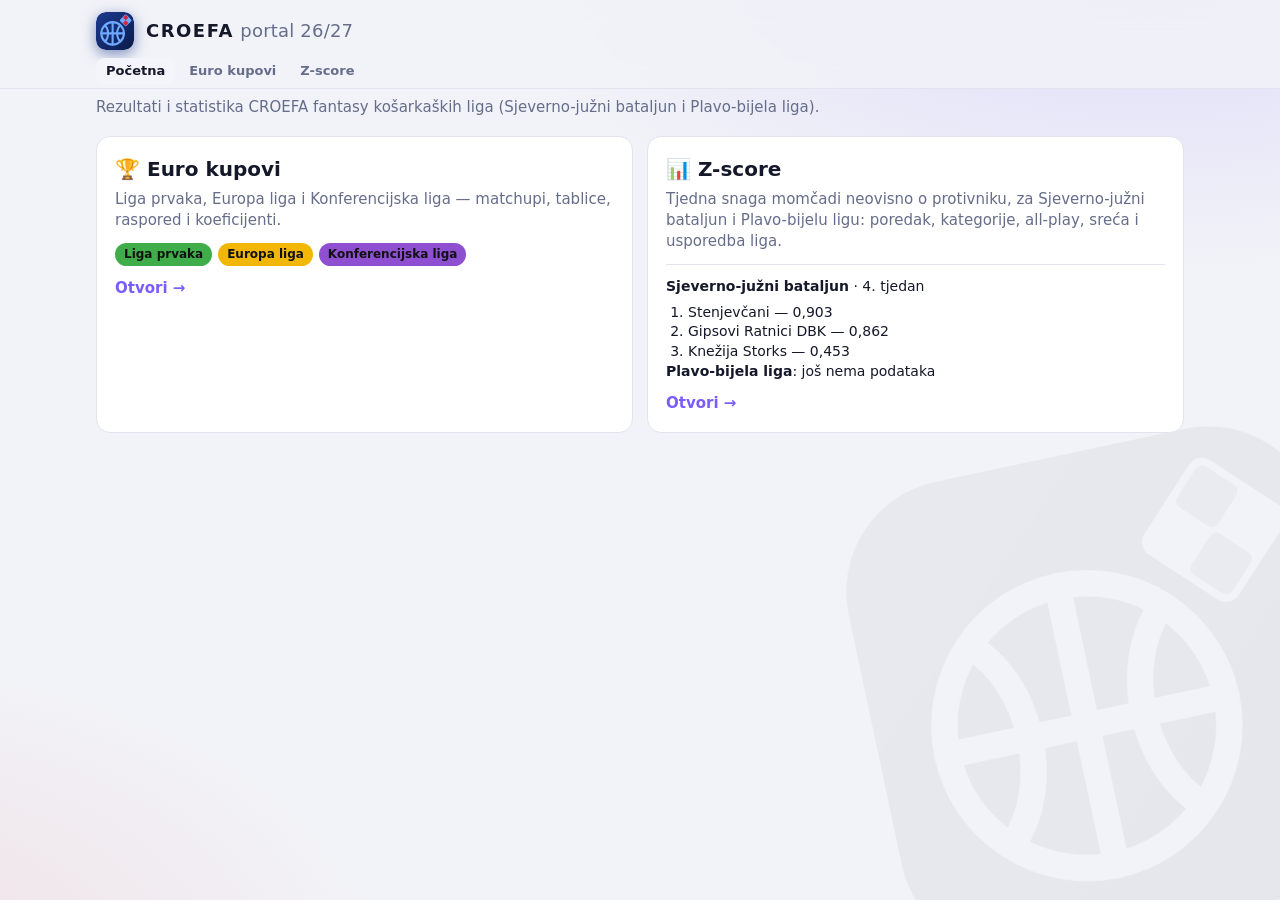
<file: index.html>
<!doctype html>
<html lang="hr">
  <head>
    <meta charset="utf-8">
    <meta name="viewport" content="width=device-width, initial-scale=1, viewport-fit=cover">
    <title>CROEFA portal</title>
    <link rel="icon" href="logo.svg" type="image/svg+xml">
    <link rel="stylesheet" href="style.css?v=20261123">
  </head>

  <body>
    <img class="bgmark" src="logo.svg" alt="">

    <header>
      <div class="wrap">
        <div class="top">
          <img class="brand" src="logo.svg" alt="CROEFA">
          <h1>
            <span class="w1">CROEFA</span>
            <span class="w2">portal 26/27</span>
          </h1>
        </div>

        <nav class="portal">
          <a href="./" class="on">Početna</a>
          <a href="euro/">Euro kupovi</a>
          <a href="zscore/">Z-score</a>
        </nav>
      </div>
    </header>

    <main class="wrap">
      <p class="home-intro">
        Rezultati i statistika CROEFA fantasy košarkaških liga
        (Sjeverno-južni bataljun i Plavo-bijela liga).
      </p>

      <div class="home-grid">
        <a class="home-card" href="euro/">
          <h2>🏆 Euro kupovi</h2>
          <p>Liga prvaka, Europa liga i Konferencijska liga — matchupi, tablice, raspored i koeficijenti.</p>
          <div class="tags">
            <span class="pill comp-tag" style="background: var(--LP)">Liga prvaka</span>
            <span class="pill comp-tag" style="background: var(--EL)">Europa liga</span>
            <span class="pill comp-tag" style="background: var(--KL)">Konferencijska liga</span>
          </div>
          <span class="go">Otvori →</span>
        </a>

        <a class="home-card" href="zscore/">
          <h2>📊 Z-score</h2>
          <p>
            Tjedna snaga momčadi neovisno o protivniku, za Sjeverno-južni bataljun i Plavo-bijelu ligu:
            poredak, kategorije, all-play, sreća i usporedba liga.
          </p>
          <div class="preview" id="zPreview"></div>
          <span class="go">Otvori →</span>
        </a>
      </div>
    </main>

    <script src="zscore/data.js?v=20261123"></script>
    <script src="zscore/zscore-calc.js?v=20261123"></script>
    <script src="home.js?v=20261123"></script>
  </body>
</html>
</file>
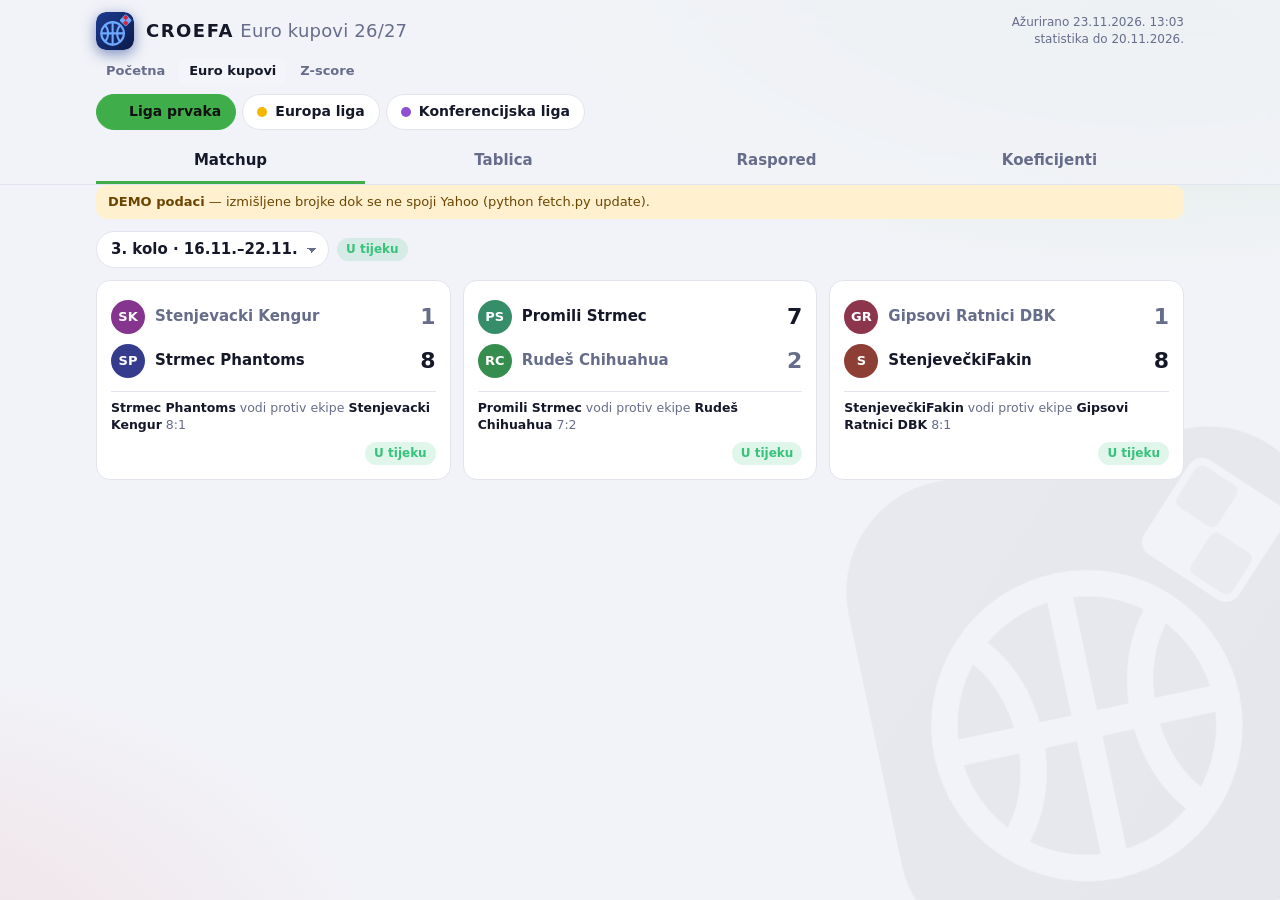
<file: euro/index.html>
<!doctype html>
<html lang="hr">
  <head>
    <meta charset="utf-8">
    <meta name="viewport" content="width=device-width, initial-scale=1, viewport-fit=cover">
    <title>Euro kupovi · CROEFA</title>
    <link rel="icon" href="../logo.svg" type="image/svg+xml">
    <link rel="stylesheet" href="../style.css?v=20261123">
  </head>

  <body>
    <!-- veliki blijedi logo u pozadini -->
    <img class="bgmark" src="../logo.svg" alt="">

    <header>
      <div class="wrap">
        <div class="top">
          <a href="../" class="home-link">
            <img class="brand" src="../logo.svg" alt="CROEFA">
          </a>
          <h1>
            <span class="w1">CROEFA</span>
            <span class="w2">Euro kupovi 26/27</span>
          </h1>
          <div class="upd" id="upd"></div>
        </div>

        <!-- dijelovi portala -->
        <nav class="portal">
          <a href="../">Početna</a>
          <a href="../euro/" class="on">Euro kupovi</a>
          <a href="../zscore/">Z-score</a>
        </nav>

        <!-- gumbi Liga prvaka / Europa liga / Konferencijska liga -->
        <div class="comps" id="comps"></div>

        <!-- izbornik prikaza (vidljiv samo na desktopu) -->
        <nav class="views topviews" id="topviews"></nav>
      </div>
    </header>

    <!-- ovdje se iscrtava odabrani prikaz -->
    <main class="wrap" id="main"></main>

    <!-- donja navigacija (vidljiva samo na mobitelu) -->
    <nav class="bottomnav" id="bottomnav"></nav>

    <script src="data.js?v=20261123"></script>
    <script src="recap.js?v=20261123"></script>
    <script src="app.js?v=20261123"></script>
  </body>
</html>
</file>
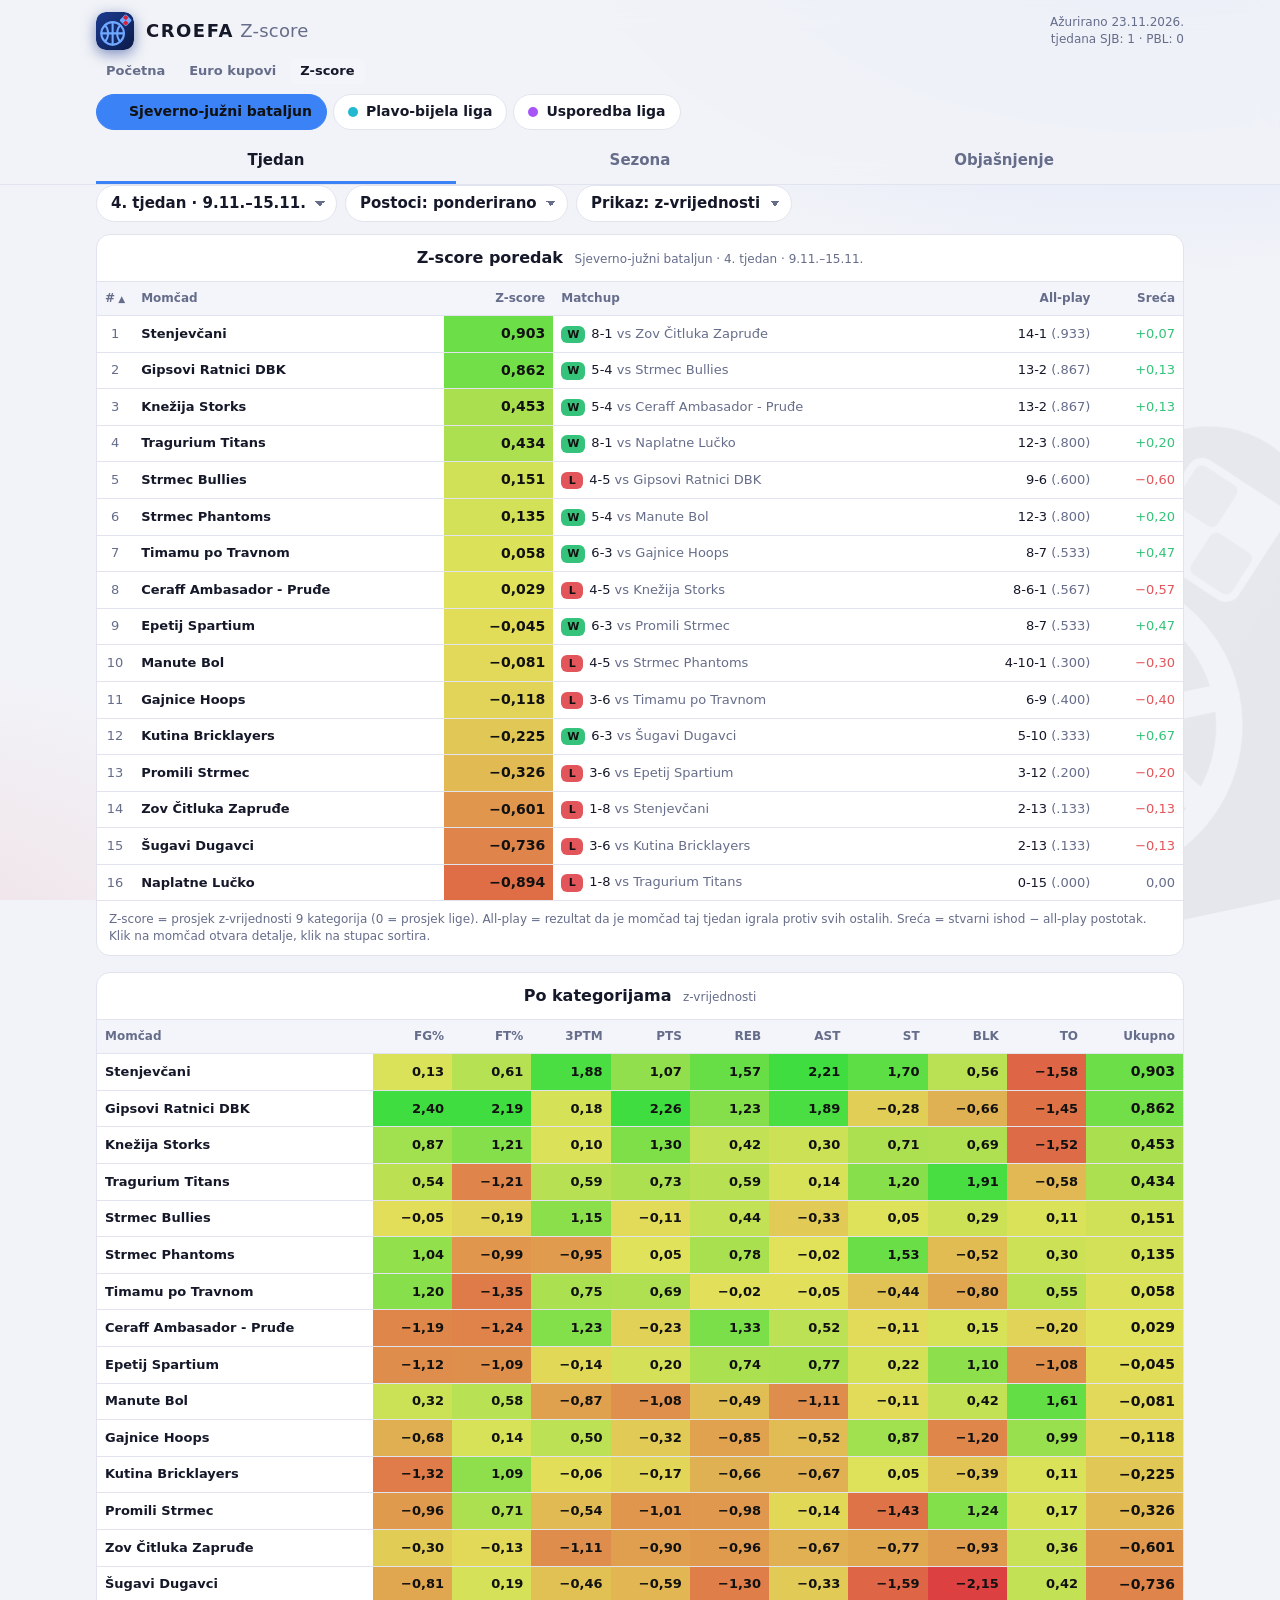
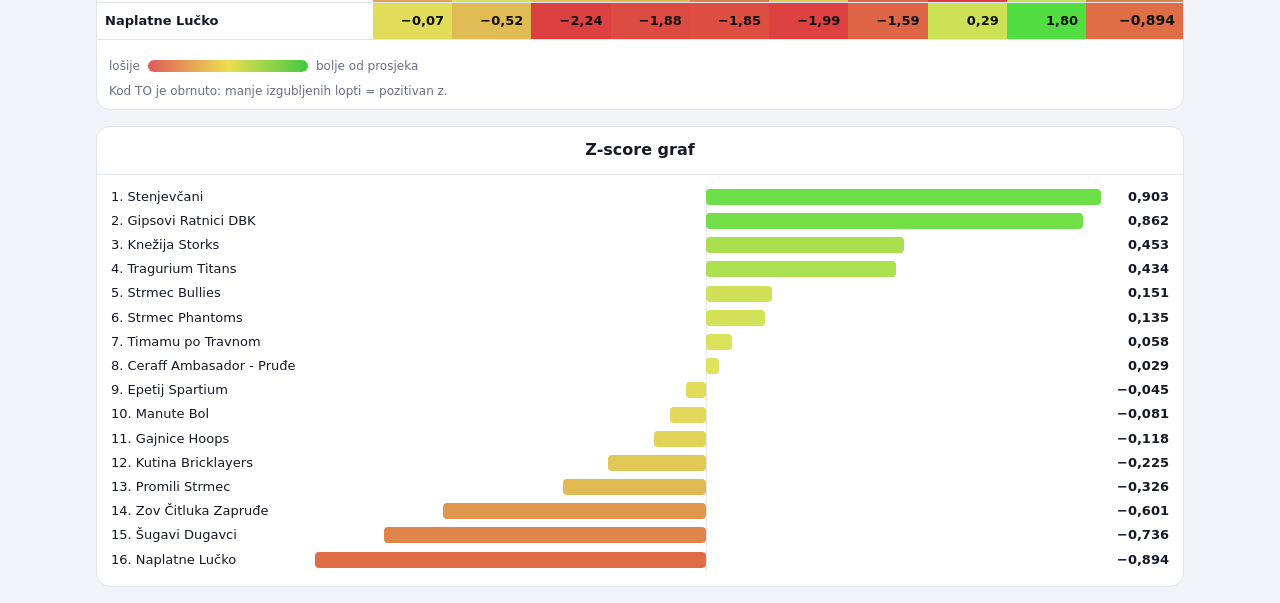
<file: zscore/index.html>
<!doctype html>
<html lang="hr">
  <head>
    <meta charset="utf-8">
    <meta name="viewport" content="width=device-width, initial-scale=1, viewport-fit=cover">
    <title>Z-score · CROEFA</title>
    <link rel="icon" href="../logo.svg" type="image/svg+xml">
    <link rel="stylesheet" href="../style.css?v=20261123">
    <link rel="stylesheet" href="zscore.css?v=20261123">
  </head>

  <body>
    <img class="bgmark" src="../logo.svg" alt="">

    <header>
      <div class="wrap">
        <div class="top">
          <a href="../" class="home-link">
            <img class="brand" src="../logo.svg" alt="CROEFA">
          </a>
          <h1>
            <span class="w1">CROEFA</span>
            <span class="w2">Z-score</span>
          </h1>
          <div class="upd" id="upd"></div>
        </div>

        <nav class="portal">
          <a href="../">Početna</a>
          <a href="../euro/">Euro kupovi</a>
          <a href="../zscore/" class="on">Z-score</a>
        </nav>

        <!-- odabir: Sjeverno-južni bataljun / Plavo-bijela liga / Usporedba liga -->
        <div class="comps" id="modes"></div>

        <!-- izbornik prikaza (desktop) -->
        <nav class="views topviews" id="topviews"></nav>
      </div>
    </header>

    <main class="wrap" id="main"></main>

    <!-- donja navigacija (mobitel) -->
    <nav class="bottomnav" id="bottomnav"></nav>

    <script src="data.js?v=20261123"></script>
    <script src="zscore-calc.js?v=20261123"></script>
    <script src="app.js?v=20261123"></script>
  </body>
</html>
</file>
<file: style.css>
/* =====================================================================
   CROEFA Euro kupovi — izgled stranice
   ===================================================================== */

/* ---------- Boje i osnovne vrijednosti (tamna tema) ---------- */
:root {
  --bg: #0f1220;
  --panel: #181c2e;
  --panel2: #20253a;
  --line: #2b3150;
  --text: #eef0f8;
  --muted: #9aa1bd;
  --accent: #7b5cff;
  --win: #3a2a7a;
  --winText: #fff;
  --good: #35c27a;
  --bad: #e2565b;
  --radius: 14px;

  /* boje natjecanja */
  --LP: #3fae4a;
  --EL: #f2b705;
  --KL: #8e4fd0;
}

/* ---------- Svijetla tema (ako je uređaj u svijetlom načinu) ---------- */
@media (prefers-color-scheme: light) {
  :root {
    --bg: #f2f3f8;
    --panel: #fff;
    --panel2: #f4f5fb;
    --line: #e1e3ee;
    --text: #151829;
    --muted: #666d8a;
    --win: #e5dcff;
    --winText: #2a1a6e;
  }
}

/* ---------- Osnova ---------- */
* {
  box-sizing: border-box;
}

html,
body {
  margin: 0;
  background: var(--bg);
  color: var(--text);
  font: 15px/1.4 system-ui, -apple-system, "Segoe UI", Roboto, sans-serif;
  -webkit-font-smoothing: antialiased;
}

button {
  font: inherit;
  color: inherit;
}

a {
  color: inherit;
}

.wrap {
  max-width: 1120px;
  margin: 0 auto;
  padding: 0 16px;
}

/* ---------- Pozadinska grafika (sjaj + linije terena) ---------- */
body {
  min-height: 100vh;
  background-color: var(--bg);
  background-image:
    radial-gradient(1100px 560px at 90% -8%,
      color-mix(in srgb, var(--c, #7b5cff) 26%, transparent), transparent 62%),
    radial-gradient(900px 520px at -12% 108%, rgba(212, 42, 42, 0.16), transparent 60%),
    url("img/court.svg");
  background-repeat: no-repeat, no-repeat, repeat;
  background-size: auto, auto, 940px 500px;
  background-position: 0 0, 0 0, center 120px;
  background-attachment: fixed;
}

@media (prefers-color-scheme: light) {
  body {
    background-image:
      radial-gradient(1100px 560px at 90% -8%,
        color-mix(in srgb, var(--c, #7b5cff) 18%, transparent), transparent 62%),
      radial-gradient(900px 520px at -12% 108%, rgba(212, 42, 42, 0.1), transparent 60%);
  }
}

/* veliki blijedi logo u kutu */
.bgmark {
  position: fixed;
  right: -70px;
  bottom: -30px;
  z-index: 0;
  width: min(480px, 80vw);
  opacity: 0.06;
  pointer-events: none;
  transform: rotate(-12deg);
  filter: grayscale(1) brightness(1.6);
}

@media (max-width: 899px) {
  .bgmark {
    right: -90px;
    bottom: 60px;
    width: 340px;
  }
}

main,
header {
  position: relative;
  z-index: 1;
}

/* ---------- Zaglavlje ---------- */
header {
  position: sticky;
  top: 0;
  z-index: 10;
  background: color-mix(in srgb, var(--bg) 82%, transparent);
  -webkit-backdrop-filter: blur(12px);
  backdrop-filter: blur(12px);
  border-bottom: 1px solid var(--line);
}

.top {
  display: flex;
  align-items: center;
  gap: 12px;
  padding: 12px 0 6px;
}

.brand {
  flex: none;
  width: 38px;
  height: 38px;
  border-radius: 10px;
  box-shadow: 0 4px 14px rgba(27, 58, 143, 0.55);
}

.top h1 {
  flex: 1;
  margin: 0;
  font-size: 18px;
  font-weight: 800;
  letter-spacing: 0.2px;
  white-space: nowrap;
  overflow: hidden;
  text-overflow: ellipsis;
}

.top h1 .w1 {
  font-weight: 900;
  letter-spacing: 1.5px;
}

.top h1 .w2 {
  font-weight: 500;
  color: var(--muted);
}

.top .upd {
  font-size: 12px;
  color: var(--muted);
  text-align: right;
}

.home-link {
  display: flex;
}

/* poveznice na dijelove portala (Početna / Euro kupovi / Z-score) */
.portal {
  display: flex;
  gap: 4px;
  padding: 2px 0 4px;
  overflow-x: auto;
}

.portal a {
  padding: 4px 10px;
  border-radius: 8px;
  color: var(--muted);
  font-size: 13px;
  font-weight: 600;
  text-decoration: none;
  white-space: nowrap;
}

.portal a:hover {
  color: var(--text);
}

.portal a.on {
  background: var(--panel2);
  color: var(--text);
}

/* gumbi natjecanja (LP / EL / KL) */
.comps {
  display: flex;
  gap: 6px;
  padding: 6px 0 10px;
  overflow-x: auto;
}

.comp {
  display: flex;
  align-items: center;
  gap: 8px;
  padding: 7px 14px;
  border: 1px solid var(--line);
  border-radius: 999px;
  background: var(--panel);
  font-size: 14px;
  font-weight: 600;
  white-space: nowrap;
  cursor: pointer;
}

.comp .dot {
  width: 10px;
  height: 10px;
  border-radius: 50%;
}

.comp.on {
  background: var(--c);
  border-color: var(--c);
  color: #111;
}

/* izbornik prikaza na desktopu */
.views {
  display: flex;
  gap: 4px;
}

.view {
  flex: 1;
  padding: 10px 6px;
  border: 0;
  border-bottom: 3px solid transparent;
  background: none;
  color: var(--muted);
  font-weight: 600;
  cursor: pointer;
}

.view.on {
  color: var(--text);
  border-bottom-color: var(--c);
}

.topviews {
  display: none;
}

/* ---------- Donja navigacija (mobitel) ---------- */
.bottomnav {
  position: fixed;
  left: 0;
  right: 0;
  bottom: 0;
  z-index: 10;
  display: flex;
  padding-bottom: env(safe-area-inset-bottom);
  background: var(--panel);
  border-top: 1px solid var(--line);
}

.bottomnav button {
  flex: 1;
  display: flex;
  flex-direction: column;
  align-items: center;
  gap: 3px;
  padding: 8px 2px 10px;
  border: 0;
  background: none;
  color: var(--muted);
  font-size: 12px;
  cursor: pointer;
}

.bottomnav button svg {
  width: 22px;
  height: 22px;
}

.bottomnav button.on {
  color: var(--c);
}

main {
  padding: 14px 0 90px;
}

@media (min-width: 900px) {
  .topviews {
    display: flex;
  }

  .bottomnav {
    display: none !important;
  }

  main {
    padding-bottom: 40px;
  }
}

/* ---------- Oznaka demo podataka ---------- */
.demo {
  margin-bottom: 12px;
  padding: 8px 12px;
  border-radius: 10px;
  background: #5a3a00;
  color: #ffd98a;
  font-size: 13px;
}

@media (prefers-color-scheme: light) {
  .demo {
    background: #fff1d0;
    color: #6b4500;
  }
}

/* ---------- Kontrole (izbornici, oznake, gumb natrag) ---------- */
.bar {
  display: flex;
  flex-wrap: wrap;
  align-items: center;
  gap: 8px;
  margin-bottom: 12px;
}

select {
  padding: 7px 30px 7px 14px;
  border: 1px solid var(--line);
  border-radius: 999px;
  color: var(--text);
  font: inherit;
  font-weight: 600;
  appearance: none;
  background-color: var(--panel);
  /* strelica dolje nacrtana s dva trokuta */
  background-image:
    linear-gradient(45deg, transparent 50%, var(--muted) 50%),
    linear-gradient(135deg, var(--muted) 50%, transparent 50%);
  background-position: calc(100% - 16px) 52%, calc(100% - 11px) 52%;
  background-size: 5px 5px;
  background-repeat: no-repeat;
}

.pill {
  padding: 3px 9px;
  border-radius: 999px;
  background: var(--panel2);
  color: var(--muted);
  font-size: 12px;
  font-weight: 600;
  white-space: nowrap;
}

.pill.live {
  background: rgba(53, 194, 122, 0.15);
  color: var(--good);
}

.back {
  padding: 7px 14px;
  border: 0;
  border-radius: 999px;
  background: var(--panel);
  font-weight: 600;
  cursor: pointer;
}

/* ---------- Kartice matchupa ---------- */
.grid {
  display: grid;
  grid-template-columns: 1fr;
  gap: 12px;
}

@media (min-width: 700px) {
  .grid {
    grid-template-columns: repeat(2, 1fr);
  }
}

@media (min-width: 1000px) {
  .grid {
    grid-template-columns: repeat(3, 1fr);
  }
}

.card {
  padding: 14px;
  border: 1px solid var(--line);
  border-radius: var(--radius);
  background: var(--panel);
  cursor: pointer;
  transition: transform 0.1s, border-color 0.1s;
}

.card:hover {
  border-color: var(--c);
}

.mrow {
  display: flex;
  align-items: center;
  gap: 10px;
  padding: 5px 0;
}

.mrow .nm {
  flex: 1;
  min-width: 0;
  font-weight: 700;
  white-space: nowrap;
  overflow: hidden;
  text-overflow: ellipsis;
}

.mrow .sc {
  min-width: 28px;
  font-size: 22px;
  font-weight: 800;
  text-align: right;
}

.mrow.lose .nm,
.mrow.lose .sc {
  color: var(--muted);
  font-weight: 600;
}

.card .foot {
  display: flex;
  justify-content: space-between;
  margin-top: 8px;
  color: var(--muted);
  font-size: 12px;
}

/* okrugli logo momčadi (slika ili inicijali) */
.logo {
  flex: none;
  display: grid;
  place-items: center;
  width: 34px;
  height: 34px;
  border-radius: 50%;
  overflow: hidden;
  background: var(--lc, #444);
  color: #fff;
  font-size: 13px;
  font-weight: 800;
}

.logo img {
  width: 100%;
  height: 100%;
  object-fit: cover;
}

.logo.big {
  width: 64px;
  height: 64px;
  font-size: 22px;
}

/* ---------- Recap matchupa ---------- */
.recap-line {
  margin-top: 8px;
  padding-top: 8px;
  border-top: 1px solid var(--line);
  color: var(--muted);
  font-size: 12.5px;
  line-height: 1.35;
}

.recap-line b {
  color: var(--text);
  font-weight: 600;
}

.recap {
  margin-bottom: 12px;
  padding: 16px 18px;
  border: 1px solid var(--line);
  border-left: 4px solid var(--c);
  border-radius: var(--radius);
  background: var(--panel);
  line-height: 1.55;
}

.recap-label {
  color: var(--c);
  font-size: 11px;
  font-weight: 800;
  letter-spacing: 1px;
  text-transform: uppercase;
}

.recap-title {
  margin: 4px 0 8px;
  font-size: 19px;
  line-height: 1.3;
}

.recap p {
  margin: 0 0 8px;
  font-size: 14px;
}

.recap-note {
  color: var(--muted);
  font-size: 11px;
}

/* ---------- Detalj matchupa ---------- */
.mhead {
  display: grid;
  grid-template-columns: 1fr auto 1fr;
  align-items: center;
  gap: 8px;
  margin-bottom: 12px;
  padding: 16px;
  border: 1px solid var(--line);
  border-radius: var(--radius);
  background: var(--panel);
}

.mhead .side {
  display: flex;
  flex-direction: column;
  gap: 6px;
  min-width: 0;
}

.mhead .side.r {
  align-items: flex-end;
  text-align: right;
}

.mhead .tn {
  font-size: 14px;
  font-weight: 800;
  letter-spacing: 0.3px;
  text-transform: uppercase;
  overflow: hidden;
  text-overflow: ellipsis;
}

.mhead .mgr,
.mhead .gp {
  color: var(--muted);
  font-size: 12px;
}

.mhead .mid {
  text-align: center;
}

.mhead .score {
  display: flex;
  align-items: center;
  gap: 18px;
  font-size: 40px;
  font-weight: 800;
}

.mhead .score small {
  color: var(--muted);
  font-size: 12px;
  font-weight: 600;
}

.mhead .status {
  margin-top: 6px;
}

/* usporedba kategorija */
.cats {
  margin-bottom: 12px;
  border: 1px solid var(--line);
  border-radius: var(--radius);
  background: var(--panel);
  overflow: hidden;
}

.cats h3,
.box h3 {
  margin: 0;
  padding: 12px;
  border-bottom: 1px solid var(--line);
  font-size: 16px;
  text-align: center;
}

.crow {
  display: grid;
  grid-template-columns: 1fr 84px 1fr;
  align-items: center;
  border-bottom: 1px solid var(--line);
}

.crow:last-child {
  border-bottom: 0;
}

.crow > div {
  padding: 9px 14px;
  text-align: center;
  font-variant-numeric: tabular-nums;
}

.crow .lab {
  color: var(--muted);
  font-size: 12px;
  font-weight: 700;
}

.crow .w {
  background: var(--win);
  color: var(--winText);
  font-weight: 800;
}

.crow.sub > div {
  padding: 6px 14px;
  color: var(--muted);
  font-size: 13px;
}

.cols {
  display: grid;
  gap: 12px;
}

@media (min-width: 900px) {
  .cols.two {
    grid-template-columns: 1fr 1fr;
  }

  .dwrap {
    display: grid;
    grid-template-columns: 380px 1fr;
    align-items: start;
    gap: 12px;
  }
}

/* ---------- Okviri i tablice ---------- */
.box {
  border: 1px solid var(--line);
  border-radius: var(--radius);
  background: var(--panel);
  overflow: hidden;
}

.tabs2 {
  display: flex;
  border-bottom: 1px solid var(--line);
}

.tabs2 button {
  flex: 1;
  padding: 10px;
  border: 0;
  border-bottom: 3px solid transparent;
  background: none;
  color: var(--muted);
  font-weight: 700;
  white-space: nowrap;
  overflow: hidden;
  text-overflow: ellipsis;
  cursor: pointer;
}

.tabs2 button.on {
  color: var(--text);
  border-bottom-color: var(--c);
}

.scroll {
  overflow-x: auto;
}

table {
  width: 100%;
  border-collapse: collapse;
  font-variant-numeric: tabular-nums;
}

th,
td {
  padding: 8px;
  border-bottom: 1px solid var(--line);
  font-size: 13px;
  text-align: right;
  white-space: nowrap;
}

th {
  position: sticky;
  top: 0;
  background: var(--panel2);
  color: var(--muted);
  font-size: 12px;
  font-weight: 700;
}

td.l,
th.l {
  text-align: left;
}

tr.bench td {
  color: var(--muted);
}

tr.tot td {
  background: var(--panel2);
  font-weight: 800;
}

/* ime igrača + NBA momčad i pozicije */
.pn {
  font-weight: 600;
}

.pn small {
  margin-left: 4px;
  color: var(--muted);
  font-weight: 500;
}

/* oznaka pozicije u postavi (PG, BN...) ili broj utakmica */
.slot {
  display: inline-block;
  min-width: 34px;
  padding: 2px 4px;
  border-radius: 6px;
  background: var(--panel2);
  color: var(--muted);
  font-size: 11px;
  font-weight: 700;
  text-align: center;
}

/* prvi stupac ostaje vidljiv kad se tablica skrola vodoravno */
.sticky1 {
  position: sticky;
  left: 0;
  z-index: 1;
  background: var(--panel);
}

th.sticky1 {
  z-index: 2;
  background: var(--panel2);
}

/* ---------- Tablica poretka ---------- */
.stand td.rank {
  width: 28px;
  color: var(--muted);
  text-align: center;
}

.stand tr.q td.rank {
  background: var(--c);
  color: #111;
  font-weight: 800;
}

.tname {
  display: flex;
  align-items: center;
  gap: 8px;
  font-weight: 700;
}

.tname .logo {
  width: 26px;
  height: 26px;
  font-size: 10px;
}

.note {
  padding: 10px 12px;
  color: var(--muted);
  font-size: 12px;
}

.comp-tag {
  color: #111;
}

/* ---------- Raspored ---------- */
.rgrid {
  display: grid;
  gap: 0 16px;
}

@media (min-width: 900px) {
  .rgrid {
    grid-template-columns: 1fr 1fr;
  }
}

.round {
  margin-bottom: 14px;
}

.round h4 {
  display: flex;
  align-items: center;
  gap: 8px;
  margin: 0 0 6px;
  font-size: 14px;
}

.round h4 span {
  color: var(--muted);
  font-size: 12px;
  font-weight: 500;
}

.sgame {
  display: grid;
  grid-template-columns: 1fr 64px 1fr;
  align-items: center;
  gap: 8px;
  margin-bottom: 6px;
  padding: 9px 12px;
  border: 1px solid var(--line);
  border-radius: 10px;
  background: var(--panel);
  cursor: pointer;
}

.sgame .a,
.sgame .b {
  white-space: nowrap;
  overflow: hidden;
  text-overflow: ellipsis;
}

.sgame .a {
  text-align: right;
}

.sgame .s {
  font-weight: 800;
  text-align: center;
  font-variant-numeric: tabular-nums;
}

.sgame .won {
  font-weight: 800;
}

.empty {
  padding: 40px 0;
  color: var(--muted);
  text-align: center;
}

/* ---------- Početna stranica portala ---------- */
.home-intro {
  margin: 8px 0 18px;
  color: var(--muted);
}

.home-grid {
  display: grid;
  grid-template-columns: 1fr;
  gap: 14px;
}

@media (min-width: 800px) {
  .home-grid {
    grid-template-columns: 1fr 1fr;
  }
}

.home-card {
  display: block;
  padding: 18px;
  border: 1px solid var(--line);
  border-radius: var(--radius);
  background: var(--panel);
  color: inherit;
  text-decoration: none;
  transition: border-color 0.15s, transform 0.15s;
}

.home-card:hover {
  border-color: var(--accent);
  transform: translateY(-2px);
}

.home-card h2 {
  display: flex;
  align-items: center;
  gap: 10px;
  margin: 0 0 6px;
  font-size: 20px;
}

.home-card p {
  margin: 0 0 12px;
  color: var(--muted);
}

.home-card .tags {
  display: flex;
  flex-wrap: wrap;
  gap: 6px;
}

.home-card .preview {
  margin-top: 12px;
  padding-top: 12px;
  border-top: 1px solid var(--line);
  font-size: 14px;
}

.home-card .preview ol {
  margin: 6px 0 0;
  padding-left: 22px;
}

.home-card .go {
  display: inline-block;
  margin-top: 12px;
  color: var(--accent);
  font-weight: 700;
}

/* ---------- Prilagodbe za uske ekrane (mobitel) ---------- */
@media (max-width: 600px) {
  .top h1 {
    font-size: 16px;
  }

  .top .upd {
    font-size: 11px;
  }

  .comp {
    gap: 6px;
    padding: 6px 11px;
    font-size: 13px;
  }

  .comp .long {
    display: none;
  }

  .pn small {
    display: block;
    margin-left: 0;
    font-size: 11px;
  }

  td.sticky1 {
    min-width: 150px;
    max-width: 170px;
    white-space: normal;
  }
}

@media (min-width: 601px) {
  .comp .short {
    display: none;
  }
}
</file>
<file: zscore/zscore.css>
/* =====================================================================
   Z-score — dodatni izgled (osnova je u ../style.css)
   ===================================================================== */

:root {
  --c: #3b82f6; /* boja naglaska za Z-score */
}

.section {
  margin-bottom: 16px;
}

.section h3 small {
  margin-left: 6px;
  color: var(--muted);
  font-size: 12px;
  font-weight: 500;
}

/* ---------- Lige i usporedba ---------- */
.league-tag {
  display: inline-block;
  padding: 1px 6px;
  border-radius: 5px;
  color: #fff;
  font-size: 10px;
  font-weight: 800;
  letter-spacing: 0.4px;
  vertical-align: middle;
}

.league-card h3 {
  display: flex;
  align-items: center;
  justify-content: center;
  gap: 8px;
}

.league-card .kpis {
  grid-template-columns: repeat(2, minmax(0, 1fr));
  margin: 12px;
}

.kpi .small-num {
  font-size: 15px;
  line-height: 1.3;
  overflow-wrap: anywhere;
}

.compare-verdict p {
  margin: 4px 0 0;
  font-size: 15px;
}

.empty-box p {
  margin: 0;
  padding: 0 16px 14px;
}

.empty-box p:first-of-type {
  padding-top: 14px;
}

td.c,
th.c {
  text-align: center;
}

/* ---------- Toplinska karta (crveno = loše, zeleno = dobro) ---------- */
td.heat {
  color: #111;
  font-weight: 700;
}

td.heat.total {
  font-size: 14px;
  font-weight: 800;
}

/* ---------- Sortiranje klikom na zaglavlje stupca ---------- */
th.sortable {
  cursor: pointer;
  user-select: none;
}

th.sortable:hover {
  color: var(--text);
}

th.sorted::after {
  content: " ▼";
  font-size: 9px;
}

th.sorted.asc::after {
  content: " ▲";
}

tr.clickable {
  cursor: pointer;
}

tr.clickable:hover td {
  background: var(--panel2);
}

/* ---------- Oznake rezultata ---------- */
.res {
  display: inline-block;
  min-width: 22px;
  margin-right: 6px;
  padding: 1px 6px;
  border-radius: 6px;
  color: #111;
  font-size: 11px;
  font-weight: 800;
  text-align: center;
}

.res.W {
  background: var(--good);
}

.res.L {
  background: var(--bad);
}

.res.T {
  background: var(--EL);
}

.muted {
  color: var(--muted);
}

.pos {
  color: var(--good);
}

.neg {
  color: var(--bad);
}

/* ---------- Stupčasti graf Z-scorea ---------- */
.bars {
  padding: 10px 14px 14px;
}

.bar-row {
  display: grid;
  grid-template-columns: minmax(110px, 190px) 1fr 58px;
  align-items: center;
  gap: 10px;
  padding: 3px 0;
  font-size: 13px;
}

.bar-row .name {
  white-space: nowrap;
  overflow: hidden;
  text-overflow: ellipsis;
}

.bar-track {
  position: relative;
  height: 16px;
}

/* okomita crta na nuli */
.bar-track::before {
  content: "";
  position: absolute;
  left: 50%;
  top: -3px;
  bottom: -3px;
  width: 1px;
  background: var(--line);
}

.bar-fill {
  position: absolute;
  top: 0;
  height: 100%;
  border-radius: 4px;
}

/* stupac s malim grafom u tablici kategorija */
.bar-cell {
  min-width: 140px;
}

.bar-cell .bar-track {
  display: block;
}

.bar-row .val {
  font-weight: 700;
  text-align: right;
  font-variant-numeric: tabular-nums;
}

/* ---------- Detalj momčadi ---------- */
.team-head {
  display: flex;
  flex-wrap: wrap;
  align-items: center;
  gap: 14px;
  margin-bottom: 12px;
  padding: 16px;
  border: 1px solid var(--line);
  border-radius: var(--radius);
  background: var(--panel);
}

.team-head h2 {
  flex: 1;
  min-width: 180px;
  margin: 0;
  font-size: 20px;
}

.kpis {
  display: grid;
  grid-template-columns: repeat(4, minmax(0, 1fr));
  gap: 10px;
  margin-bottom: 12px;
}

@media (max-width: 600px) {
  .kpis {
    grid-template-columns: repeat(2, minmax(0, 1fr));
  }
}

.kpi {
  padding: 12px;
  border: 1px solid var(--line);
  border-radius: 12px;
  background: var(--panel);
}

.kpi .lab {
  color: var(--muted);
  font-size: 12px;
  font-weight: 600;
}

.kpi .num {
  margin-top: 2px;
  font-size: 22px;
  font-weight: 800;
  font-variant-numeric: tabular-nums;
}

.kpi .sub {
  color: var(--muted);
  font-size: 12px;
}

/* ---------- Objašnjenje ---------- */
.explain {
  padding: 4px 18px 16px;
  line-height: 1.6;
}

.explain h4 {
  margin: 16px 0 4px;
}

.explain code {
  padding: 1px 5px;
  border-radius: 4px;
  background: var(--panel2);
}

.legend {
  display: flex;
  align-items: center;
  gap: 8px;
  margin: 8px 0;
  font-size: 12px;
}

.legend .scale {
  width: 160px;
  height: 12px;
  border-radius: 6px;
  background: linear-gradient(90deg, hsl(0 70% 62%), hsl(55 80% 62%), hsl(120 55% 52%));
}
</file>
